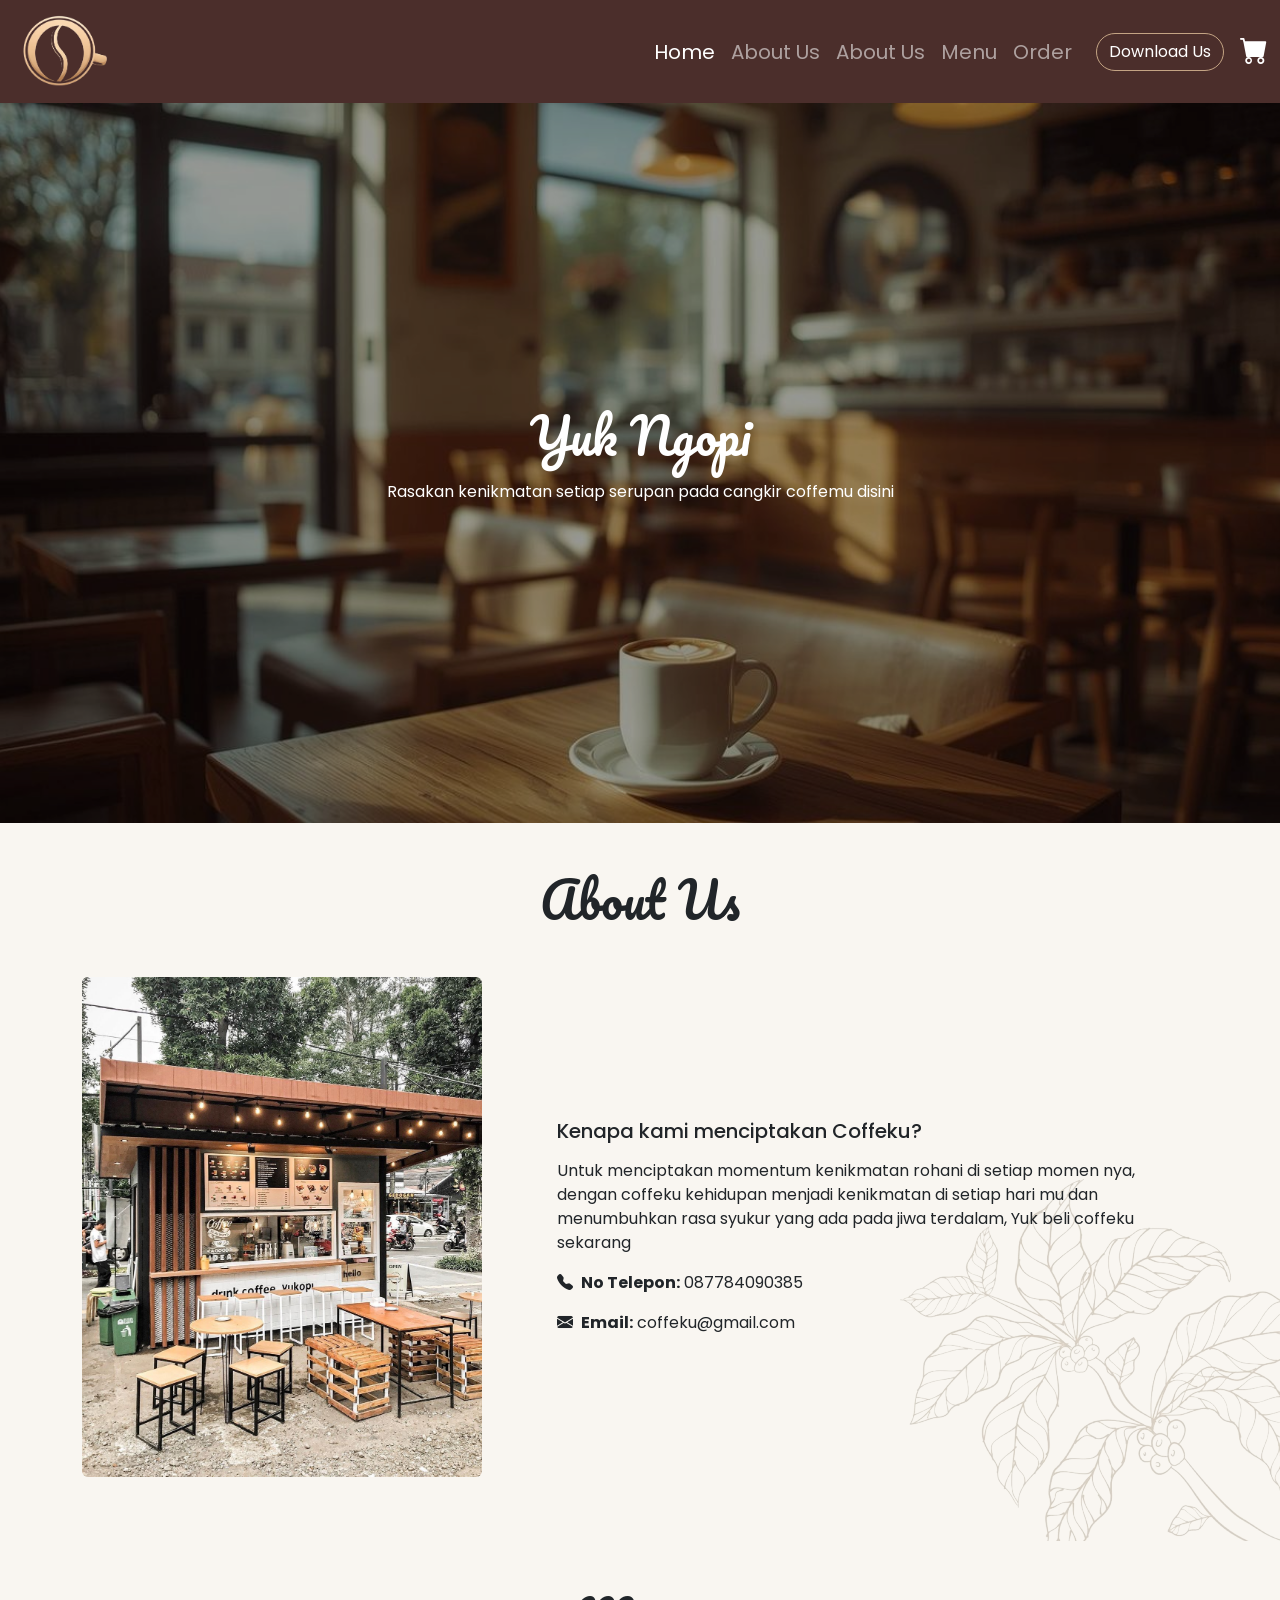
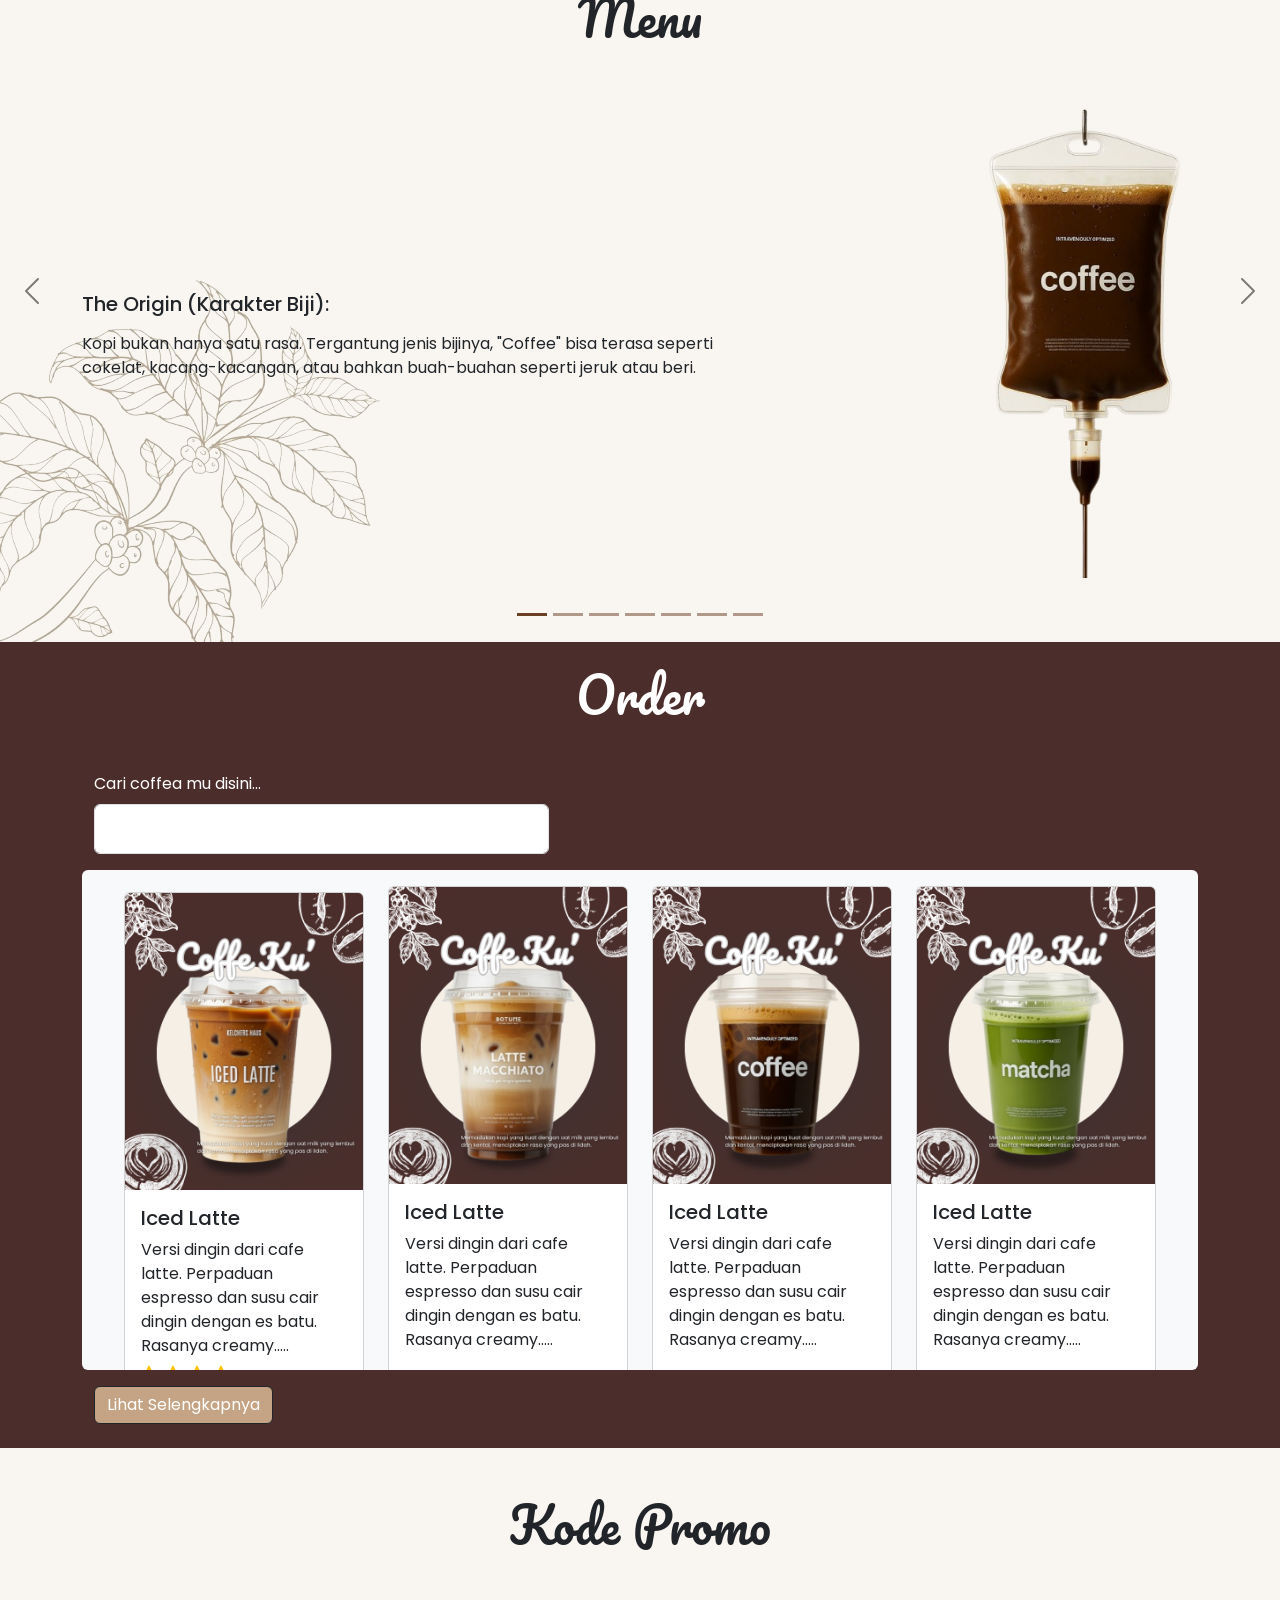
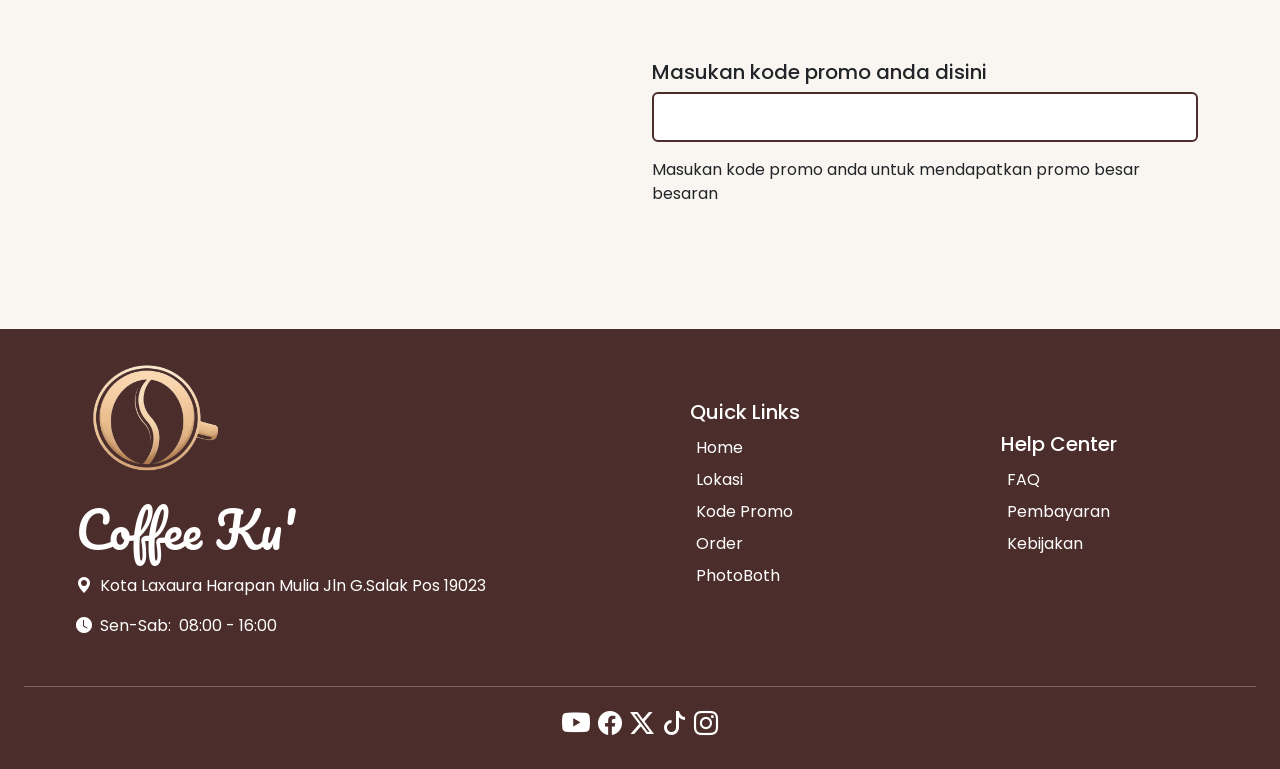
<file: index.html>
<!doctype html>
<html lang="en">

<head>
  <meta charset="utf-8">
  <meta name="viewport" content="width=device-width, initial-scale=1">
  <title>Bootstrap demo</title>
  <!-- Link Boostrap -->
  <link href="https://cdn.jsdelivr.net/npm/bootstrap@5.3.8/dist/css/bootstrap.min.css" rel="stylesheet"
    integrity="sha384-sRIl4kxILFvY47J16cr9ZwB07vP4J8+LH7qKQnuqkuIAvNWLzeN8tE5YBujZqJLB" crossorigin="anonymous">
  <!-- Link Css -->
  <link rel="stylesheet" href="style.css">
  <!-- Link icon Boostrap -->
  <link rel="stylesheet" href="https://cdn.jsdelivr.net/npm/bootstrap-icons@1.13.1/font/bootstrap-icons.min.css">
</head>

<body>
  <!-- Navbar -->
  <nav class="navbar  navbar-dark navbar-expand-lg bg-body-tertiary">
    <div class="container-fluid d-flex align-items-center">
      <div class="brand">
        <img src="assets/logo-nav-removebg-preview.png" class="img-fluid " alt="">
      </div>
      <div class="d-flex gap-3">
        <button class="navbar-toggler" type="button" data-bs-toggle="collapse" data-bs-target="#navbarSupportedContent"
          aria-controls="navbarSupportedContent" aria-expanded="false" aria-label="Toggle navigation">
          <span class="navbar-toggler-icon"></span>
        </button>
        <i class="bi bi-cart-fill text-white fs-3 d-lg-none d-block cart" id="cart"></i>
      </div>
      <div class="collapse navbar-collapse fs-5 " id="navbarSupportedContent">
        <ul class="navbar-nav ms-auto mb-2 mb-lg-0 align-items">
          <li class="nav-item">
            <a class="nav-link active" aria-current="page" href="#">Home</a>
          </li>
          <li class="nav-item">
            <a class="nav-link" href="#">About Us</a>
          </li>
          <li class="nav-item">
            <a class="nav-link" href="#">About Us</a>
          </li>
          <li class="nav-item">
            <a class="nav-link" href="#">Menu</a>
          </li>
          <li class="nav-item">
            <a class="nav-link" href="#"> Order</a>
          </li>
        </ul>
        <button class="btn btn-outline-success rounded-5 border-main text-white mx-md-3 m-0" type="submit">Download
          Us</button>
      </div>
      <i class="bi bi-cart-fill text-white fs-3 d-none d-lg-block cart"></i>
    </div>
  </nav>
  <!-- SideBar -->
  <section class="h-lg-100 h-auto" id="sidebar">
    <div class="container-fluid shadow py-3 bg-white rounded h-100">
      <i class="bi bi-x fs-1" id="close"></i>
      <h1 class="mb-3 text-center">check-out</h1>

      <div class="mb-3" style="height: 320px; overflow-x:auto;">
        <ul class="list-group list-group-flush  p-0">
          <li class="list-group-item">
            <i class="bi bi-x-circle "></i>
            <div class="d-flex gap-3 " id="checkProuk">
              <img src="assets/order-1.jpg" class="img-fluid rounded" alt="">
              <div class="d-flex flex-column flex-grow-1">

                <h6 class="fw-bold">Iced Latte</h6>
                <div class="d-flex justify-content-between">
                  <div class="d-flex gap-2 align-items-center" id="count">
                    <button class="btn fw-bold">-</button>
                    <span>1</span>
                    <button class="btn fw-bold">+</button>
                  </div>
                  <span>Rp 12.000</span>
                </div>

              </div>
            </div>

          </li>
          <li class="list-group-item">
            <i class="bi bi-x-circle "></i>
            <div class="d-flex gap-3 " id="checkProuk">
              <img src="assets/order-1.jpg" class="img-fluid rounded" alt="">
              <div class="d-flex flex-column flex-grow-1">

                <h6 class="fw-bold">Iced Latte</h6>
                <div class="d-flex justify-content-between">
                  <div class="d-flex gap-2 align-items-center" id="count">
                    <button class="btn fw-bold">-</button>
                    <span>1</span>
                    <button class="btn fw-bold">+</button>
                  </div>
                  <span>Rp 12.000</span>
                </div>

              </div>
            </div>
          </li>
          <li class="list-group-item">
            <i class="bi bi-x-circle "></i>
            <div class="d-flex gap-3 " id="checkProuk">
              <img src="assets/order-1.jpg" class="img-fluid rounded" alt="">
              <div class="d-flex flex-column flex-grow-1">

                <h6 class="fw-bold">Iced Latte</h6>
                <div class="d-flex justify-content-between">
                  <div class="d-flex gap-2 align-items-center" id="count">
                    <button class="btn fw-bold">-</button>
                    <span>1</span>
                    <button class="btn fw-bold">+</button>
                  </div>
                  <span>Rp 12.000</span>
                </div>

              </div>
            </div>
          </li>
          <li class="list-group-item">
            <i class="bi bi-x-circle "></i>
            <div class="d-flex gap-3 " id="checkProuk">
              <img src="assets/order-1.jpg" class="img-fluid rounded" alt="">
              <div class="d-flex flex-column flex-grow-1">

                <h6 class="fw-bold">Iced Latte</h6>
                <div class="d-flex justify-content-between">
                  <div class="d-flex gap-2 align-items-center" id="count">
                    <button class="btn fw-bold">-</button>
                    <span>1</span>
                    <button class="btn fw-bold">+</button>
                  </div>
                  <span>Rp 12.000</span>
                </div>

              </div>
            </div>
          </li>
          <li class="list-group-item">
            <i class="bi bi-x-circle "></i>
            <div class="d-flex gap-3 " id="checkProuk">
              <img src="assets/order-1.jpg" class="img-fluid rounded" alt="">
              <div class="d-flex flex-column flex-grow-1">

                <h6 class="fw-bold">Iced Latte</h6>
                <div class="d-flex justify-content-between">
                  <div class="d-flex gap-2 align-items-center" id="count">
                    <button class="btn fw-bold">-</button>
                    <span>1</span>
                    <button class="btn fw-bold">+</button>
                  </div>
                  <span>Rp 12.000</span>
                </div>

              </div>
            </div>
          </li>
        </ul>
      </div>
      <div class="d-flex justify-content-between fw-bold">
        <p>Total</p>
        <span>Rp 120.000</span>
      </div>
      <button class="btn bg-secondary text-white fw-bold w-100">Buy</button>
    </div>
  </section>

  <!-- Hero -->
  <section id="hero">
    <div class="container h-100 center text-white text-center">
      <h1 class="display-3 mb-3">Yuk Ngopi</h1>
      <p class="px-3">Rasakan kenikmatan setiap serupan pada cangkir coffemu disini</p>
    </div>
  </section>

  <!-- About Us -->
  <section id="about-us">
    <div class="container py-5">
      <h1 class="text-center mb-5">About Us</h1>
      <div class="row align-items-center ">
        <div class="col-md-5 ">
          <img src="assets/about-us1.jpg" class="img-fluid mb-3 rounded" alt="">
        </div>
        <div class="col-md-7 ">
          <div class="text-content">
            <h5 class="fs-5 mb-3">Kenapa kami menciptakan Coffeku?</h5>
            <p class="mb-3">Untuk menciptakan momentum kenikmatan rohani di setiap
              momen nya, dengan coffeku kehidupan menjadi kenikmatan
              di setiap hari mu dan menumbuhkan rasa syukur yang ada
              pada jiwa terdalam, Yuk beli coffeku sekarang</p>
            <div class="d-flex gap-2" id="contact-us">
              <i class="bi bi-telephone-fill"></i>
              <p><strong>No Telepon:</strong> <span>087784090385</span></p>
            </div>
            <div class="d-flex gap-2" id="contact-us">
              <i class="bi bi-envelope-fill"></i>
              <p><strong>Email:</strong> <span>coffeku@gmail.com</span></p>
            </div>
          </div>
        </div>


      </div>
    </div>
  </section>

  <!-- Menu -->
  <section id="menu">
    <div id="carouselExampleIndicators" class="carousel slide" data-bs-ride="carousel" data-bs-interval="2000">
      <div class="carousel-indicators">
        <button type="button" aria-label="Slide 1" data-bs-target="#carouselExampleIndicators" data-bs-slide-to="0"
          class="active"></button>
        <button type="button" aria-label="Slide 2" data-bs-target="#carouselExampleIndicators"
          data-bs-slide-to="1"></button>
        <button type="button" aria-label="Slide 3" data-bs-target="#carouselExampleIndicators"
          data-bs-slide-to="2"></button>
        <button type="button" aria-label="Slide 4" data-bs-target="#carouselExampleIndicators"
          data-bs-slide-to="3"></button>
        <button type="button" aria-label="Slide 5" data-bs-target="#carouselExampleIndicators"
          data-bs-slide-to="4"></button>
        <button type="button" aria-label="Slide 6" data-bs-target="#carouselExampleIndicators"
          data-bs-slide-to="5"></button>
        <button type="button" aria-label="Slide 7" data-bs-target="#carouselExampleIndicators"
          data-bs-slide-to="6"></button>
      </div>

      <div class="container py-5">
        <h1 class="mb-5 text-center">Menu</h1>
        <div class="carousel-inner">

          <div class="carousel-item active">
            <div class="row align-items-center justify-content-md-between justify-content-center">
              <div class="col-md-7">
                <h5 class="fs-5 mb-3">The Origin (Karakter Biji):</h5>
                <p>Kopi bukan hanya satu rasa. Tergantung jenis bijinya, "Coffee" bisa terasa seperti cokelat,
                  kacang-kacangan, atau bahkan buah-buahan seperti jeruk atau beri.</p>
              </div>
              <div class="col-md-5 d-flex justify-content-center wrapper-img">
                <img src="assets/about-us-removebg-preview.png" class="img-fluid mb-3 " alt="">
              </div>
            </div>
          </div>

          <div class="carousel-item">
            <div class="row align-items-center justify-content-md-between justify-content-center">
              <div class="col-md-7">
                <h5 class="fs-5 mb-3">The Origin (Karakter Biji):</h5>
                <p>Kopi bukan hanya satu rasa. Tergantung jenis bijinya, "Coffee" bisa terasa seperti cokelat,
                  kacang-kacangan, atau bahkan buah-buahan seperti jeruk atau beri.</p>
              </div>
              <div class="col-md-5 d-flex justify-content-center wrapper-img">
                <img src="assets/menu2-removebg-preview.png" class="img-fluid mb-3" alt="">
              </div>
            </div>
          </div>

          <div class="carousel-item">
            <div class="row align-items-center justify-content-md-between justify-content-center">
              <div class="col-md-7">
                <h5 class="fs-5 mb-3">The Origin (Karakter Biji):</h5>
                <p>Kopi bukan hanya satu rasa. Tergantung jenis bijinya, "Coffee" bisa terasa seperti cokelat,
                  kacang-kacangan, atau bahkan buah-buahan seperti jeruk atau beri.</p>
              </div>
              <div class="col-md-5 d-flex justify-content-center wrapper-img">
                <img src="assets/menu3-removebg-preview.png" class="img-fluid mb-3" alt="">
              </div>
            </div>
          </div>

          <div class="carousel-item">
            <div class="row align-items-center justify-content-md-between justify-content-center">
              <div class="col-md-7">
                <h5 class="fs-5 mb-3">The Origin (Karakter Biji):</h5>
                <p>Kopi bukan hanya satu rasa. Tergantung jenis bijinya, "Coffee" bisa terasa seperti cokelat,
                  kacang-kacangan, atau bahkan buah-buahan seperti jeruk atau beri.</p>
              </div>
              <div class="col-md-5 d-flex justify-content-center wrapper-img">
                <img src="assets/menu4-removebg-preview.png" class="img-fluid mb-3" alt="">
              </div>
            </div>
          </div>

          <div class="carousel-item">
            <div class="row align-items-center justify-content-md-between justify-content-center">
              <div class="col-md-7">
                <h5 class="fs-5 mb-3">The Origin (Karakter Biji):</h5>
                <p>Kopi bukan hanya satu rasa. Tergantung jenis bijinya, "Coffee" bisa terasa seperti cokelat,
                  kacang-kacangan, atau bahkan buah-buahan seperti jeruk atau beri.</p>
              </div>
              <div class="col-md-5 d-flex justify-content-center wrapper-img">
                <img src="assets/menu5-removebg-preview.png" class="img-fluid mb-3" alt="">
              </div>
            </div>
          </div>

          <div class="carousel-item">
            <div class="row align-items-center justify-content-md-between justify-content-center">
              <div class="col-md-7">
                <h5 class="fs-5 mb-3">The Origin (Karakter Biji):</h5>
                <p>Kopi bukan hanya satu rasa. Tergantung jenis bijinya, "Coffee" bisa terasa seperti cokelat,
                  kacang-kacangan, atau bahkan buah-buahan seperti jeruk atau beri.</p>
              </div>
              <div class="col-md-5 d-flex justify-content-center wrapper-img">
                <img src="assets/menu6-removebg-preview.png" class="img-fluid mb-3" alt="">
              </div>
            </div>
          </div>

          <div class="carousel-item">
            <div class="row align-items-center justify-content-md-between justify-content-center">
              <div class="col-md-7">
                <h5 class="fs-5 mb-3">The Origin (Karakter Biji):</h5>
                <p>Kopi bukan hanya satu rasa. Tergantung jenis bijinya, "Coffee" bisa terasa seperti cokelat,
                  kacang-kacangan, atau bahkan buah-buahan seperti jeruk atau beri.</p>
              </div>
              <div class="col-md-5 d-flex justify-content-center wrapper-img">
                <img src="assets/menu7-removebg-preview.png" class="img-fluid mb-3" alt="">
              </div>
            </div>
          </div>

        </div>
      </div>
      <button class="carousel-control-prev" type="button" data-bs-target="#carouselExampleIndicators"
        data-bs-slide="prev">
        <span class="carousel-control-prev-icon" aria-hidden="true"></span>
        <span class="visually-hidden">Previous</span>
      </button>
      <button class="carousel-control-next" type="button" data-bs-target="#carouselExampleIndicators"
        data-bs-slide="next">
        <span class="carousel-control-next-icon" aria-hidden="true"></span>
        <span class="visually-hidden">Next</span>
      </button>
    </div>

  </section>

  <!-- Order -->
  <section id="order" class="bg-main text-white">
    <div class="container p-4">
      <h1 class="text-center mb-5">Order</h1>
      <div class="mb-3 col-md-5">
        <label class="form-label" for="produk">Cari coffea mu disini...</label>
        <input type="text" id="produk" class="form-control">
      </div>
      <div class="wrapper-card row justify-content-center rounded align-items-center bg-light p-3 mb-3">

        <div class="col-md-auto d-flex justify-content-center">
          <div class="card mb-3" style="width: 15rem;">
            <img src="assets/1.png" class="card-img-top" alt="...">
            <div class="card-body">
              <h5 class="card-title">Iced Latte</h5>
              <p class="card-text mb-1">Versi dingin dari cafe latte. Perpaduan espresso dan susu cair dingin dengan es
                batu.
                Rasanya creamy.....</p>
              <div class="rating d-flex gap-2 mb-3">
                <i class="bi bi-star-fill text-warning"></i>
                <i class="bi bi-star-fill text-warning"></i>
                <i class="bi bi-star-fill text-warning"></i>
                <i class="bi bi-star-fill text-warning"></i>
              </div>
              <div class="row justify-content-center gap-1 g-0 ">
                <div class="col-8">
                  <a href="#" class="btn btn-primary fs-5">Buy</a>
                </div>
                <div class="col-3">
                  <a href="#" class="btn btn-primary fs-5"><i class="bi bi-cart-plus-fill"></i></a>
                </div>
              </div>
            </div>
          </div>
        </div>

        <div class="col-md-auto">
          <div class="card mb-3" style="width: 15rem;">
            <img src="assets/2.png" class="card-img-top" alt="...">
            <div class="card-body">
              <h5 class="card-title">Iced Latte</h5>
              <p class="card-text">Versi dingin dari cafe latte. Perpaduan espresso dan susu cair dingin dengan es batu.
                Rasanya creamy.....</p>
              <div class="rating d-flex gap-2 mb-3">
                <i class="bi bi-star-fill text-warning"></i>
                <i class="bi bi-star-fill text-warning"></i>
                <i class="bi bi-star-fill text-warning"></i>
                <i class="bi bi-star-fill text-warning"></i>
              </div>
              <div class="row justify-content-center gap-1 g-0 ">
                <div class="col-8">
                  <a href="#" class="btn btn-primary fs-5">Buy</a>
                </div>
                <div class="col-3">
                  <a href="#" class="btn btn-primary fs-5"><i class="bi bi-cart-plus-fill"></i></a>
                </div>
              </div>
            </div>
          </div>
        </div>

        <div class="col-md-auto">
          <div class="card mb-3" style="width: 15rem;">
            <img src="assets/3.png" class="card-img-top" alt="...">
            <div class="card-body">
              <h5 class="card-title">Iced Latte</h5>
              <p class="card-text">Versi dingin dari cafe latte. Perpaduan espresso dan susu cair dingin dengan es batu.
                Rasanya creamy.....</p>
              <div class="rating d-flex gap-2 mb-3">
                <i class="bi bi-star-fill text-warning"></i>
                <i class="bi bi-star-fill text-warning"></i>
                <i class="bi bi-star-fill text-warning"></i>
                <i class="bi bi-star-fill text-warning"></i>
              </div>
              <div class="row justify-content-center gap-1 g-0 ">
                <div class="col-8">
                  <a href="#" class="btn btn-primary fs-5">Buy</a>
                </div>
                <div class="col-3">
                  <a href="#" class="btn btn-primary fs-5"><i class="bi bi-cart-plus-fill"></i></a>
                </div>
              </div>
            </div>
          </div>
        </div>

        <div class="col-md-auto">
          <div class="card mb-3" style="width: 15rem;">
            <img src="assets/4.png" class="card-img-top" alt="...">
            <div class="card-body">
              <h5 class="card-title">Iced Latte</h5>
              <p class="card-text">Versi dingin dari cafe latte. Perpaduan espresso dan susu cair dingin dengan es batu.
                Rasanya creamy.....</p>
              <div class="rating d-flex gap-2 mb-3">
                <i class="bi bi-star-fill text-warning"></i>
                <i class="bi bi-star-fill text-warning"></i>
                <i class="bi bi-star-fill text-warning"></i>
                <i class="bi bi-star-fill text-warning"></i>
              </div>
              <div class="row justify-content-center gap-1 g-0 ">
                <div class="col-8">
                  <a href="#" class="btn btn-primary fs-5">Buy</a>
                </div>
                <div class="col-3">
                  <a href="#" class="btn btn-primary fs-5"><i class="bi bi-cart-plus-fill"></i></a>
                </div>
              </div>
            </div>
          </div>
        </div>
        <div class="col-md-auto">
          <div class="card mb-3" style="width: 15rem;">
            <img src="assets/5.png" class="card-img-top" alt="...">
            <div class="card-body">
              <h5 class="card-title">Iced Latte</h5>
              <p class="card-text">Versi dingin dari cafe latte. Perpaduan espresso dan susu cair dingin dengan es batu.
                Rasanya creamy.....</p>
              <div class="rating d-flex gap-2 mb-3">
                <i class="bi bi-star-fill text-warning"></i>
                <i class="bi bi-star-fill text-warning"></i>
                <i class="bi bi-star-fill text-warning"></i>
                <i class="bi bi-star-fill text-warning"></i>
              </div>
              <div class="row justify-content-center gap-1 g-0 ">
                <div class="col-8">
                  <a href="#" class="btn btn-primary fs-5">Buy</a>
                </div>
                <div class="col-3">
                  <a href="#" class="btn btn-primary fs-5"><i class="bi bi-cart-plus-fill"></i></a>
                </div>
              </div>
            </div>
          </div>
        </div>

        <div class="col-md-auto">
          <div class="card mb-3" style="width: 15rem;">
            <img src="assets/6.png" class="card-img-top" alt="...">
            <div class="card-body">
              <h5 class="card-title">Iced Latte</h5>
              <p class="card-text">Versi dingin dari cafe latte. Perpaduan espresso dan susu cair dingin dengan es batu.
                Rasanya creamy.....</p>
              <div class="rating d-flex gap-2 mb-3">
                <i class="bi bi-star-fill text-warning"></i>
                <i class="bi bi-star-fill text-warning"></i>
                <i class="bi bi-star-fill text-warning"></i>
                <i class="bi bi-star-fill text-warning"></i>
              </div>
              <div class="row justify-content-center gap-1 g-0 ">
                <div class="col-8">
                  <a href="#" class="btn btn-primary fs-5">Buy</a>
                </div>
                <div class="col-3">
                  <a href="#" class="btn btn-primary fs-5"><i class="bi bi-cart-plus-fill"></i></a>
                </div>
              </div>
            </div>
          </div>
        </div>

        <div class="col-md-auto">
          <div class="card mb-3" style="width: 15rem;">
            <img src="assets/1.png" class="card-img-top" alt="...">
            <div class="card-body">
              <h5 class="card-title">Iced Latte</h5>
              <p class="card-text">Versi dingin dari cafe latte. Perpaduan espresso dan susu cair dingin dengan es batu.
                Rasanya creamy.....</p>
              <div class="rating d-flex gap-2 mb-3">
                <i class="bi bi-star-fill text-warning"></i>
                <i class="bi bi-star-fill text-warning"></i>
                <i class="bi bi-star-fill text-warning"></i>
                <i class="bi bi-star-fill text-warning"></i>
              </div>
              <div class="row justify-content-center gap-1 g-0 ">
                <div class="col-8">
                  <a href="#" class="btn btn-primary fs-5">Buy</a>
                </div>
                <div class="col-3">
                  <a href="#" class="btn btn-primary fs-5"><i class="bi bi-cart-plus-fill"></i></a>
                </div>
              </div>
            </div>
          </div>
        </div>

        <div class="col-md-auto">
          <div class="card mb-3" style="width: 15rem;">
            <img src="assets/2.png" class="card-img-top" alt="...">
            <div class="card-body">
              <h5 class="card-title">Iced Latte</h5>
              <p class="card-text">Versi dingin dari cafe latte. Perpaduan espresso dan susu cair dingin dengan es batu.
                Rasanya creamy.....</p>
              <div class="rating d-flex gap-2 mb-3">
                <i class="bi bi-star-fill text-warning"></i>
                <i class="bi bi-star-fill text-warning"></i>
                <i class="bi bi-star-fill text-warning"></i>
                <i class="bi bi-star-fill text-warning"></i>
              </div>
              <div class="row justify-content-center gap-1 g-0 ">
                <div class="col-8">
                  <a href="#" class="btn btn-primary fs-5">Buy</a>
                </div>
                <div class="col-3">
                  <a href="#" class="btn btn-primary fs-5"><i class="bi bi-cart-plus-fill"></i></a>
                </div>
              </div>
            </div>
          </div>
        </div>


      </div>
      <button class="btn btn-dark">Lihat Selengkapnya</button>
    </div>
  </section>

  <!-- Promo -->
  <section id="promo">
    <div class="container py-5">
      <h1 class="mb-5 text-center">Kode Promo</h1>
      <div class="row align-items-center">
        <div class="col-md-6">

          <video autoplay muted loop disablePictureInPicture class="ratio ratio-1x1 ">
            <source src="assets/vid-promo2.mp4" type="video/mp4">
          </video>

        </div>
        <div class="col-md-6">
          <div class="mb-3">
            <label class="form-label h5" for="kode-promo">Masukan kode promo anda disini</label>
            <input type="text" class="form-control mb-3" id="kode-promo">
            <p class="">Masukan kode promo anda untuk mendapatkan promo besar besaran</p>
          </div>
        </div>
      </div>
    </div>
  </section>

  <!-- Footer -->
  <section class=" bg-main text-white" id="footer">
    <div class="container-fluid p-4">
      <div class="row align-items-center justify-content-center">
        <div class="col-md-5 mb-3">
          <img src="assets/logo-nav-removebg-preview.png" class="logo mb-3" alt="">
          <h1 class="mb-3">Coffee Ku'</h1>
          <div class="text-location">
            <div class="d-flex gap-2" id="contact-us">

              <i class="bi bi-geo-alt-fill"></i>
              <p>Kota Laxaura Harapan Mulia Jln G.Salak Pos 19023</p>
            </div>

            <div class="d-flex gap-2" id="contact-us">
              <i class="bi bi-clock-fill"></i>
              <p>Sen-Sab: </p>
              <span> 08:00 - 16:00</span>
            </div>

          </div>
        </div>
        <div class="col-md-3 d-flex flex-column align-items-md-center align-items-start mb-3">
          <h5>Quick Links</h5>
          <ul class="list-unstyled lh-lg">
            <li>Home</li>
            <li>Lokasi</li>
            <li>Kode Promo</li>
            <li>Order</li>
            <li>PhotoBoth</li>
          </ul>
        </div>
        <div class="col-md-3 d-flex flex-column justify-content-md-center align-items-md-center align-items-start mb-3">
          <h5>Help Center</h5>
          <ul class="list-unstyled lh-lg">
            <li>FAQ</li>
            <li>Pembayaran</li>
            <li>Kebijakan</li>
          </ul>
        </div>
      </div>
      <hr>
      <div class="d-flex gap-2 justify-content-center align-items-center sosial-media fs-4">
        <i class="bi bi-youtube fs-3"></i>
        <i class="bi bi-facebook"></i>
        <i class="bi bi-twitter-x"></i>
        <i class="bi bi-tiktok"></i>
        <i class="bi bi-instagram"></i>

      </div>
    </div>
  </section>

  <!-- Script Boostrap -->
  <script src="https://cdn.jsdelivr.net/npm/bootstrap@5.3.8/dist/js/bootstrap.bundle.min.js"
    integrity="sha384-FKyoEForCGlyvwx9Hj09JcYn3nv7wiPVlz7YYwJrWVcXK/BmnVDxM+D2scQbITxI"
    crossorigin="anonymous"></script>
  <script src="script.js"></script>
</body>

</html>
</file>
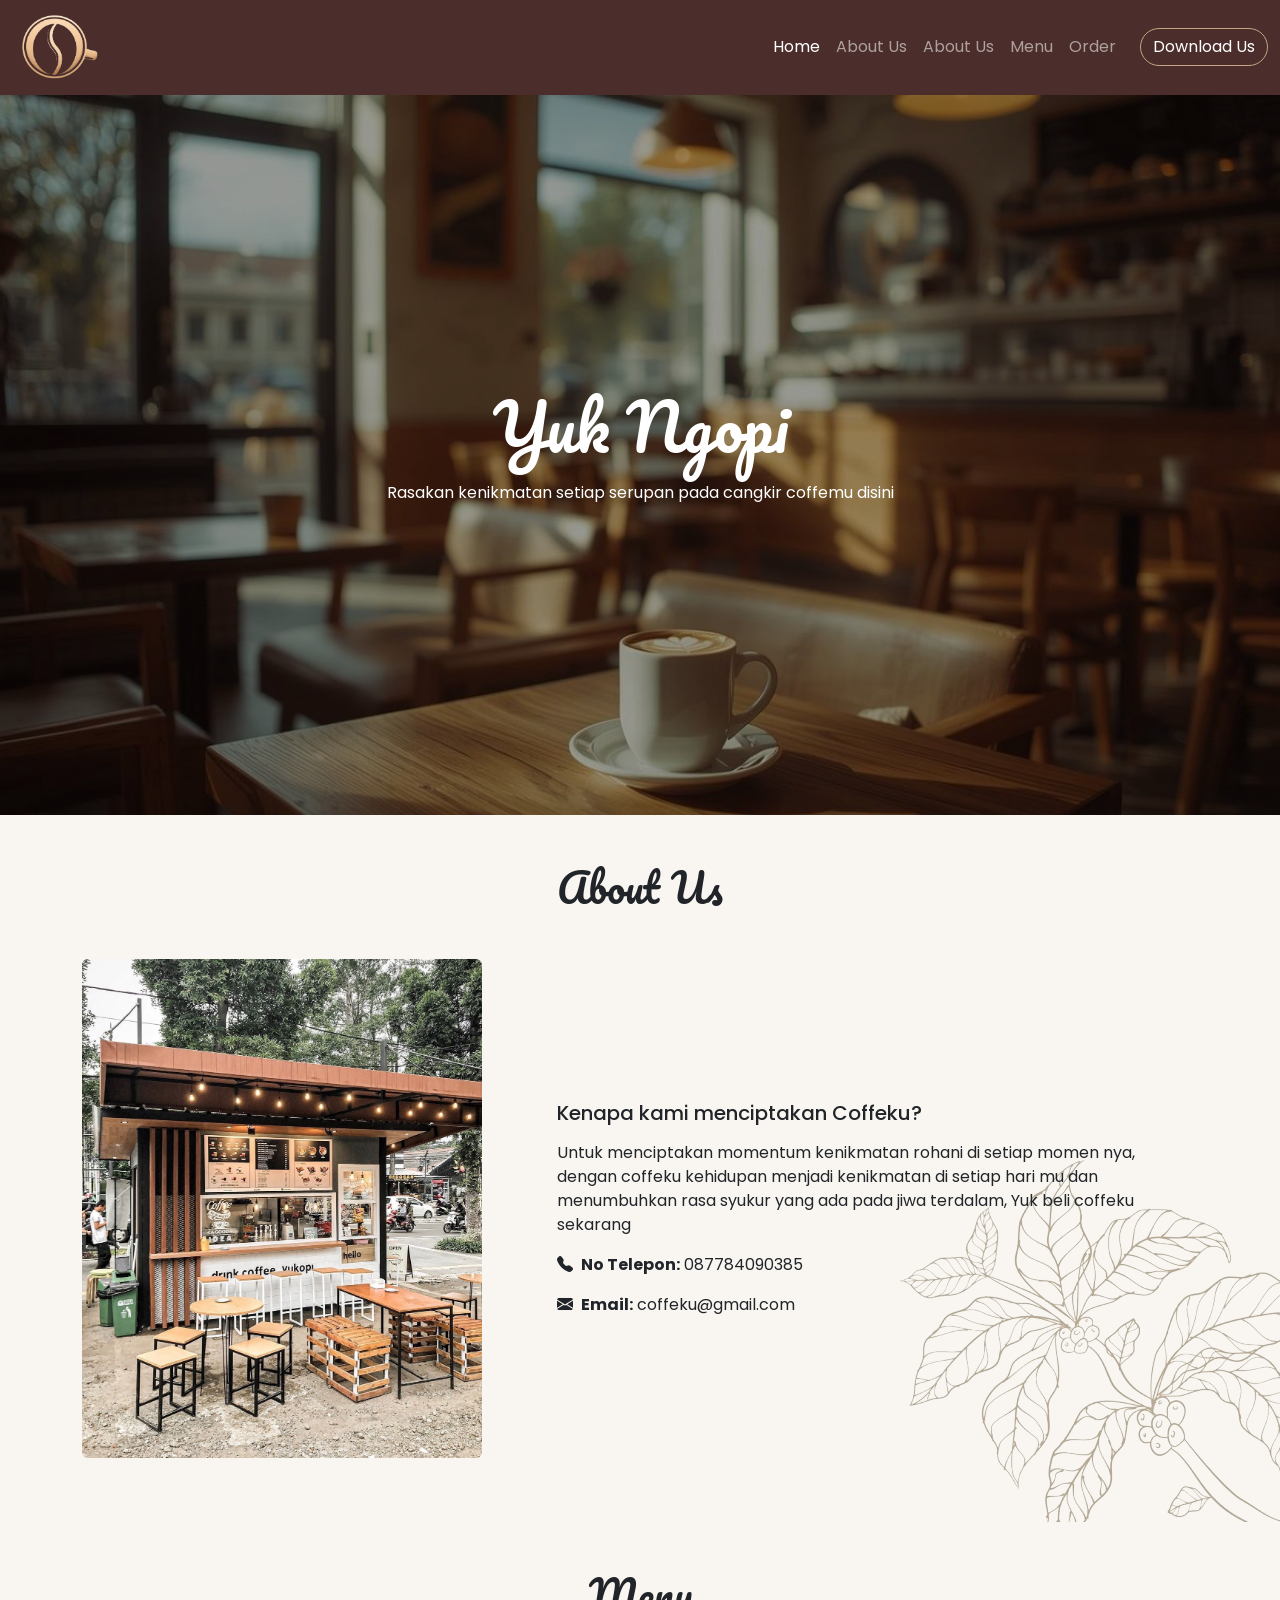
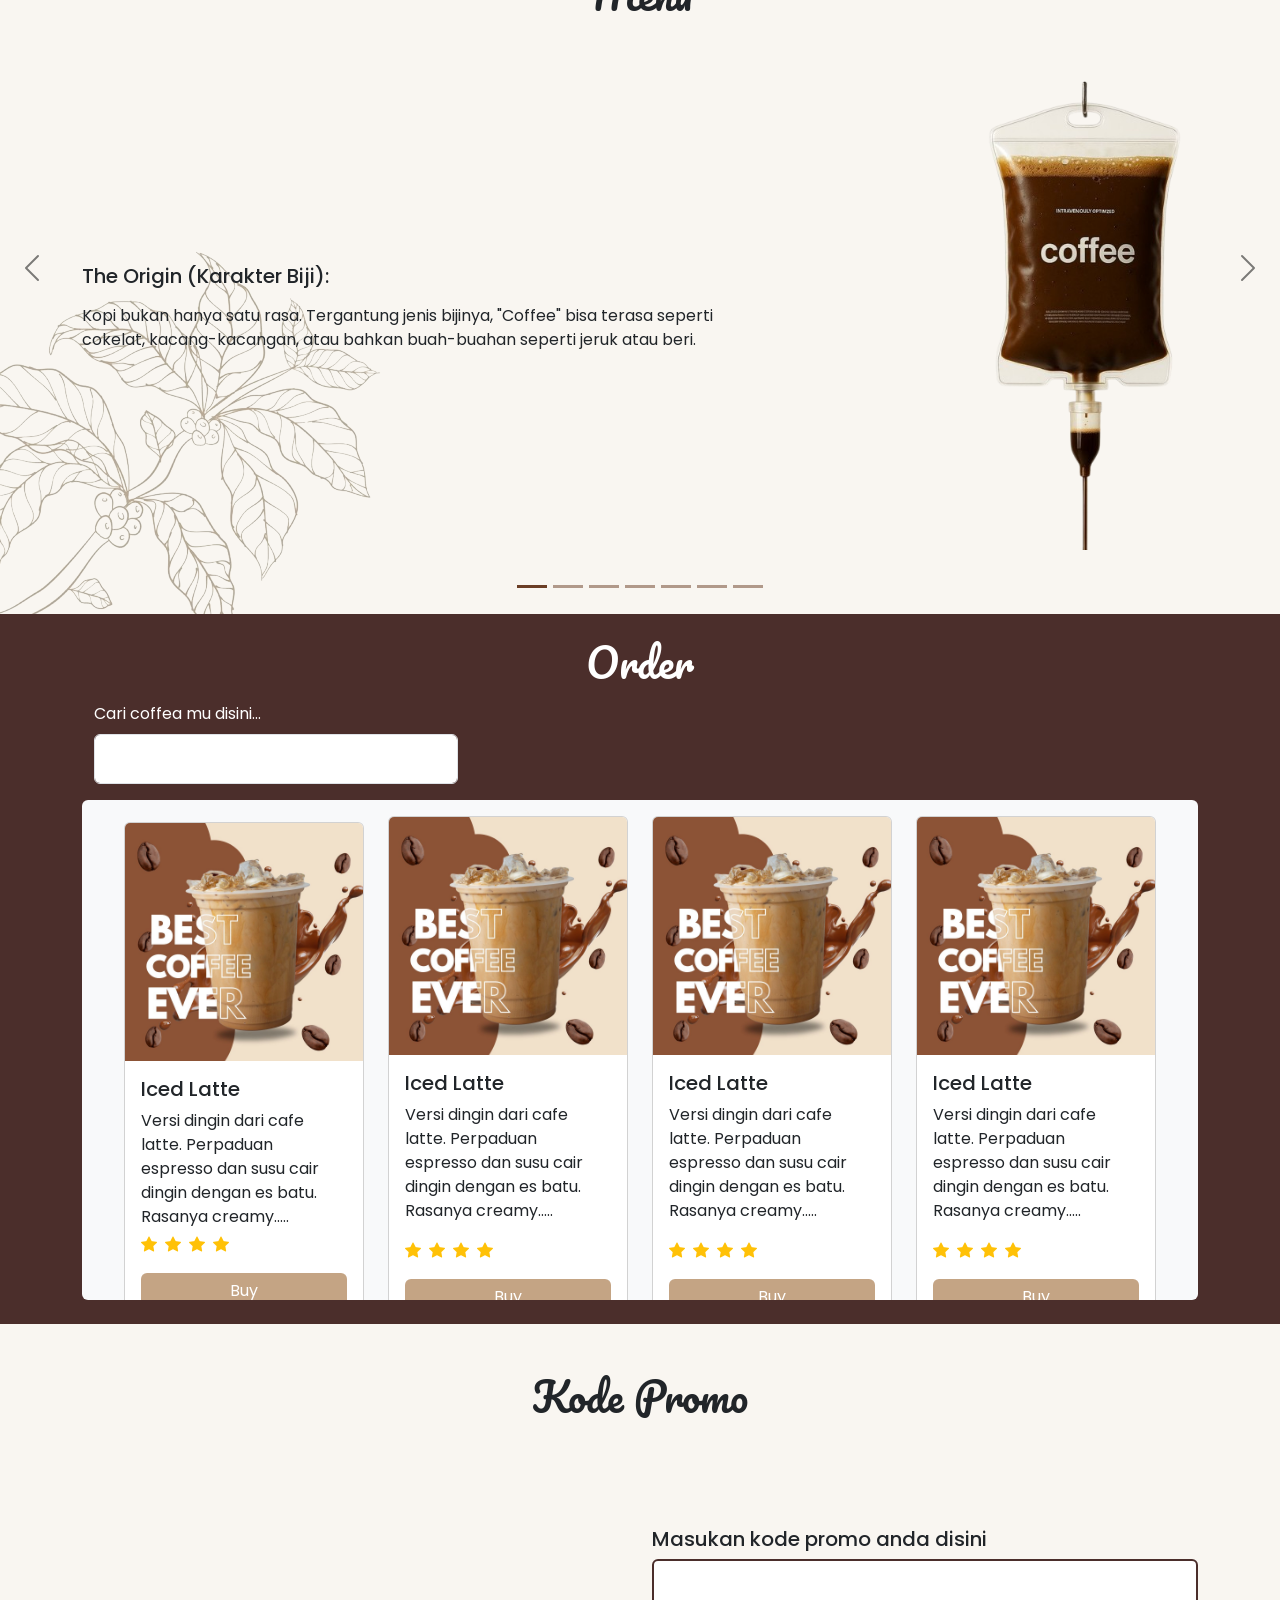
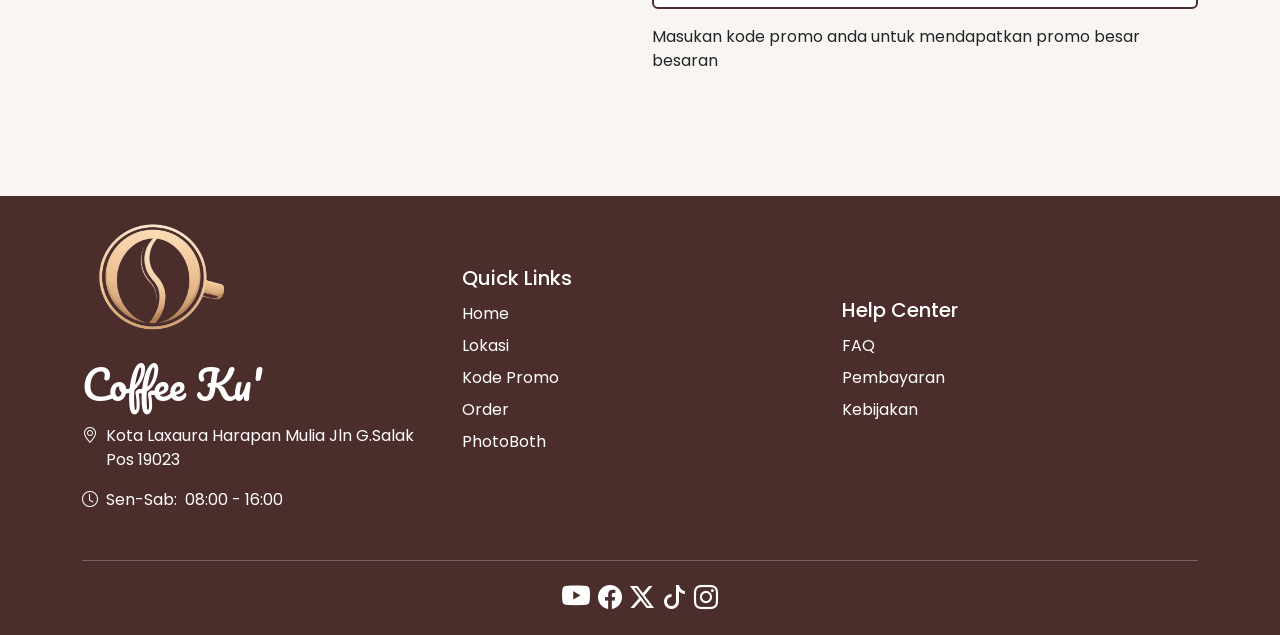
<file: home.html>
<!doctype html>
<html lang="en">

<head>
  <meta charset="utf-8">
  <meta name="viewport" content="width=device-width, initial-scale=1">
  <title>Bootstrap demo</title>
  <!-- Link Boostrap -->
  <link href="https://cdn.jsdelivr.net/npm/bootstrap@5.3.8/dist/css/bootstrap.min.css" rel="stylesheet"
    integrity="sha384-sRIl4kxILFvY47J16cr9ZwB07vP4J8+LH7qKQnuqkuIAvNWLzeN8tE5YBujZqJLB" crossorigin="anonymous">
  <!-- Link Css -->
  <link rel="stylesheet" href="home.css">
  <!-- Link icon Boostrap -->
  <link rel="stylesheet" href="https://cdn.jsdelivr.net/npm/bootstrap-icons@1.13.1/font/bootstrap-icons.min.css">
</head>

<body>
  <!-- Navbar -->
  <nav class="navbar navbar-dark navbar-expand-lg bg-body-tertiary">
    <div class="container-fluid">
      <img src="assets/logo-nav-removebg-preview.png" class="img-fluid logo" alt="">
      <button class="navbar-toggler" type="button" data-bs-toggle="collapse" data-bs-target="#navbarSupportedContent"
        aria-controls="navbarSupportedContent" aria-expanded="false" aria-label="Toggle navigation">
        <span class="navbar-toggler-icon"></span>
      </button>
      <div class="collapse navbar-collapse" id="navbarSupportedContent">
        <ul class="navbar-nav ms-auto mb-2 mb-lg-0">
          <li class="nav-item">
            <a class="nav-link active" aria-current="page" href="#">Home</a>
          </li>
          <li class="nav-item">
            <a class="nav-link" href="#">About Us</a>
          </li>
          <li class="nav-item">
            <a class="nav-link" href="#">About Us</a>
          </li>
          <li class="nav-item">
            <a class="nav-link" href="#">Menu</a>
          </li>
          <li class="nav-item">
            <a class="nav-link" href="#"> Order</a>
          </li>
        </ul>
        <button class="btn btn-outline-success rounded-5 border-main text-white ms-3" type="submit">Download Us</button>
      </div>
    </div>
  </nav>

  <!-- Hero -->
  <section id="hero">
    <div class="container h-100 center text-white text-center">
      <h1 class="display-3 mb-3">Yuk Ngopi</h1>
      <p class="px-3">Rasakan kenikmatan setiap serupan pada cangkir coffemu disini</p>
    </div>
  </section>

  <!-- About Us -->
  <section id="about-us">
    <div class="container py-5">
      <h1 class="text-center mb-5">About Us</h1>
      <div class="row align-items-center ">
        <div class="col-md-5 ">
          <img src="assets/about-us1.jpg" class="img-fluid mb-3 rounded" alt="">
        </div>
        <div class="col-md-7">
          <div class="text-content">
            <h5 class="fs-5 mb-3">Kenapa kami menciptakan Coffeku?</h5>
            <p class="mb-3">Untuk menciptakan momentum kenikmatan rohani di setiap
              momen nya, dengan coffeku kehidupan menjadi kenikmatan
              di setiap hari mu dan menumbuhkan rasa syukur yang ada
              pada jiwa terdalam, Yuk beli coffeku sekarang</p>
            <div class="d-flex gap-2" id="contact-us">
              <i class="bi bi-telephone-fill"></i>
              <p><strong>No Telepon:</strong> <span>087784090385</span></p>
            </div>
            <div class="d-flex gap-2" id="contact-us">
              <i class="bi bi-envelope-fill"></i>
              <p><strong>Email:</strong> <span>coffeku@gmail.com</span></p>
            </div>
          </div>
        </div>


      </div>
    </div>
  </section>

  <!-- Menu -->
  <section id="menu">
    <div id="carouselExampleIndicators" class="carousel slide" data-bs-ride="carousel" data-bs-interval="2000">
        <div class="carousel-indicators">
          <button type="button" aria-label="Slide 1"  data-bs-target="#carouselExampleIndicators" data-bs-slide-to="0"
            class="active"></button>
          <button type="button" aria-label="Slide 2"  data-bs-target="#carouselExampleIndicators" data-bs-slide-to="1"></button>
          <button type="button" aria-label="Slide 3"  data-bs-target="#carouselExampleIndicators" data-bs-slide-to="2"></button>
          <button type="button" aria-label="Slide 4"  data-bs-target="#carouselExampleIndicators" data-bs-slide-to="3"></button>
          <button type="button" aria-label="Slide 5"  data-bs-target="#carouselExampleIndicators" data-bs-slide-to="4"></button>
          <button type="button" aria-label="Slide 6"  data-bs-target="#carouselExampleIndicators" data-bs-slide-to="5"></button>
          <button type="button" aria-label="Slide 7"  data-bs-target="#carouselExampleIndicators" data-bs-slide-to="6"></button>
        </div>

      <div class="container py-5">
        <h1 class="mb-5 text-center">Menu</h1>
        <div class="carousel-inner">

          <div class="carousel-item active">
            <div class="row align-items-center justify-content-md-between justify-content-center">
              <div class="col-md-7">
                <h5 class="fs-5 mb-3">The Origin (Karakter Biji):</h5>
                <p>Kopi bukan hanya satu rasa. Tergantung jenis bijinya, "Coffee" bisa terasa seperti cokelat,
                  kacang-kacangan, atau bahkan buah-buahan seperti jeruk atau beri.</p>
              </div>
              <div class="col-md-5 d-flex justify-content-center wrapper-img">
                <img src="assets/about-us-removebg-preview.png" class="img-fluid mb-3 " alt="">
              </div>
            </div>
          </div>

          <div class="carousel-item">
            <div class="row align-items-center justify-content-md-between justify-content-center">
              <div class="col-md-7">
                <h5 class="fs-5 mb-3">The Origin (Karakter Biji):</h5>
                <p>Kopi bukan hanya satu rasa. Tergantung jenis bijinya, "Coffee" bisa terasa seperti cokelat,
                  kacang-kacangan, atau bahkan buah-buahan seperti jeruk atau beri.</p>
              </div>
              <div class="col-md-5 d-flex justify-content-center wrapper-img">
                <img src="assets/menu2-removebg-preview.png" class="img-fluid mb-3" alt="">
              </div>
            </div>
          </div>

          <div class="carousel-item">
            <div class="row align-items-center justify-content-md-between justify-content-center">
              <div class="col-md-7">
                <h5 class="fs-5 mb-3">The Origin (Karakter Biji):</h5>
                <p>Kopi bukan hanya satu rasa. Tergantung jenis bijinya, "Coffee" bisa terasa seperti cokelat,
                  kacang-kacangan, atau bahkan buah-buahan seperti jeruk atau beri.</p>
              </div>
              <div class="col-md-5 d-flex justify-content-center wrapper-img">
                <img src="assets/menu3-removebg-preview.png" class="img-fluid mb-3" alt="">
              </div>
            </div>
          </div>

          <div class="carousel-item">
            <div class="row align-items-center justify-content-md-between justify-content-center">
              <div class="col-md-7">
                <h5 class="fs-5 mb-3">The Origin (Karakter Biji):</h5>
                <p>Kopi bukan hanya satu rasa. Tergantung jenis bijinya, "Coffee" bisa terasa seperti cokelat,
                  kacang-kacangan, atau bahkan buah-buahan seperti jeruk atau beri.</p>
              </div>
              <div class="col-md-5 d-flex justify-content-center wrapper-img">
                <img src="assets/menu4-removebg-preview.png" class="img-fluid mb-3" alt="">
              </div>
            </div>
          </div>

          <div class="carousel-item">
            <div class="row align-items-center justify-content-md-between justify-content-center">
              <div class="col-md-7">
                <h5 class="fs-5 mb-3">The Origin (Karakter Biji):</h5>
                <p>Kopi bukan hanya satu rasa. Tergantung jenis bijinya, "Coffee" bisa terasa seperti cokelat,
                  kacang-kacangan, atau bahkan buah-buahan seperti jeruk atau beri.</p>
              </div>
              <div class="col-md-5 d-flex justify-content-center wrapper-img">
                <img src="assets/menu5-removebg-preview.png" class="img-fluid mb-3" alt="">
              </div>
            </div>
          </div>

          <div class="carousel-item">
            <div class="row align-items-center justify-content-md-between justify-content-center">
              <div class="col-md-7">
                <h5 class="fs-5 mb-3">The Origin (Karakter Biji):</h5>
                <p>Kopi bukan hanya satu rasa. Tergantung jenis bijinya, "Coffee" bisa terasa seperti cokelat,
                  kacang-kacangan, atau bahkan buah-buahan seperti jeruk atau beri.</p>
              </div>
              <div class="col-md-5 d-flex justify-content-center wrapper-img">
                <img src="assets/menu6-removebg-preview.png" class="img-fluid mb-3" alt="">
              </div>
            </div>
          </div>

          <div class="carousel-item">
            <div class="row align-items-center justify-content-md-between justify-content-center">
              <div class="col-md-7">
                <h5 class="fs-5 mb-3">The Origin (Karakter Biji):</h5>
                <p>Kopi bukan hanya satu rasa. Tergantung jenis bijinya, "Coffee" bisa terasa seperti cokelat,
                  kacang-kacangan, atau bahkan buah-buahan seperti jeruk atau beri.</p>
              </div>
              <div class="col-md-5 d-flex justify-content-center wrapper-img">
                <img src="assets/menu7-removebg-preview.png" class="img-fluid mb-3" alt="">
              </div>
            </div>
          </div>

        </div>
      </div>
      <button class="carousel-control-prev" type="button" data-bs-target="#carouselExampleIndicators"
        data-bs-slide="prev">
        <span class="carousel-control-prev-icon" aria-hidden="true"></span>
        <span class="visually-hidden">Previous</span>
      </button>
      <button class="carousel-control-next" type="button" data-bs-target="#carouselExampleIndicators"
        data-bs-slide="next">
        <span class="carousel-control-next-icon" aria-hidden="true"></span>
        <span class="visually-hidden">Next</span>
      </button>
    </div>

  </section>

  <!-- Order -->
  <section id="order" class="bg-main text-white">
    <div class="container p-4">
      <h1 class="text-center mb-3">Order</h1>
      <div class="mb-3 col-md-4">
        <label class="form-label" for="produk">Cari coffea mu disini...</label>
        <input type="text" id="produk" class="form-control">
      </div>
      <div class="wrapper-card row justify-content-center rounded align-items-center bg-light p-3">

        <div class="col-12 col-md-auto d-flex justify-content-center">
          <div class="card mb-3" style="width: 15rem;">
            <img src="assets/order-1.jpg" class="card-img-top" alt="...">
            <div class="card-body">
              <h5 class="card-title">Iced Latte</h5>
              <p class="card-text mb-1">Versi dingin dari cafe latte. Perpaduan espresso dan susu cair dingin dengan es
                batu.
                Rasanya creamy.....</p>
              <div class="rating d-flex gap-2 mb-3">
                <i class="bi bi-star-fill text-warning"></i>
                <i class="bi bi-star-fill text-warning"></i>
                <i class="bi bi-star-fill text-warning"></i>
                <i class="bi bi-star-fill text-warning"></i>
              </div>
              <a href="#" class="btn btn-primary">Buy</a>
            </div>
          </div>
        </div>

        <div class="col-md-auto">
          <div class="card mb-3" style="width: 15rem;">
            <img src="assets/order-1.jpg" class="card-img-top" alt="...">
            <div class="card-body">
              <h5 class="card-title">Iced Latte</h5>
              <p class="card-text">Versi dingin dari cafe latte. Perpaduan espresso dan susu cair dingin dengan es batu.
                Rasanya creamy.....</p>
              <div class="rating d-flex gap-2 mb-3">
                <i class="bi bi-star-fill text-warning"></i>
                <i class="bi bi-star-fill text-warning"></i>
                <i class="bi bi-star-fill text-warning"></i>
                <i class="bi bi-star-fill text-warning"></i>
              </div>
              <a href="#" class="btn btn-primary">Buy</a>
            </div>
          </div>
        </div>

        <div class="col-md-auto">
          <div class="card mb-3" style="width: 15rem;">
            <img src="assets/order-1.jpg" class="card-img-top" alt="...">
            <div class="card-body">
              <h5 class="card-title">Iced Latte</h5>
              <p class="card-text">Versi dingin dari cafe latte. Perpaduan espresso dan susu cair dingin dengan es batu.
                Rasanya creamy.....</p>
              <div class="rating d-flex gap-2 mb-3">
                <i class="bi bi-star-fill text-warning"></i>
                <i class="bi bi-star-fill text-warning"></i>
                <i class="bi bi-star-fill text-warning"></i>
                <i class="bi bi-star-fill text-warning"></i>
              </div>
              <a href="#" class="btn btn-primary">Buy</a>
            </div>
          </div>
        </div>

        <div class="col-md-auto">
          <div class="card mb-3" style="width: 15rem;">
            <img src="assets/order-1.jpg" class="card-img-top" alt="...">
            <div class="card-body">
              <h5 class="card-title">Iced Latte</h5>
              <p class="card-text">Versi dingin dari cafe latte. Perpaduan espresso dan susu cair dingin dengan es batu.
                Rasanya creamy.....</p>
              <div class="rating d-flex gap-2 mb-3">
                <i class="bi bi-star-fill text-warning"></i>
                <i class="bi bi-star-fill text-warning"></i>
                <i class="bi bi-star-fill text-warning"></i>
                <i class="bi bi-star-fill text-warning"></i>
              </div>
              <a href="#" class="btn btn-primary">Buy</a>
            </div>
          </div>
        </div>
        <div class="col-md-auto">
          <div class="card mb-3" style="width: 15rem;">
            <img src="assets/order-1.jpg" class="card-img-top" alt="...">
            <div class="card-body">
              <h5 class="card-title">Iced Latte</h5>
              <p class="card-text">Versi dingin dari cafe latte. Perpaduan espresso dan susu cair dingin dengan es batu.
                Rasanya creamy.....</p>
              <div class="rating d-flex gap-2 mb-3">
                <i class="bi bi-star-fill text-warning"></i>
                <i class="bi bi-star-fill text-warning"></i>
                <i class="bi bi-star-fill text-warning"></i>
                <i class="bi bi-star-fill text-warning"></i>
              </div>
              <a href="#" class="btn btn-primary">Buy</a>
            </div>
          </div>
        </div>

        <div class="col-md-auto">
          <div class="card mb-3" style="width: 15rem;">
            <img src="assets/order-1.jpg" class="card-img-top" alt="...">
            <div class="card-body">
              <h5 class="card-title">Iced Latte</h5>
              <p class="card-text">Versi dingin dari cafe latte. Perpaduan espresso dan susu cair dingin dengan es batu.
                Rasanya creamy.....</p>
              <div class="rating d-flex gap-2 mb-3">
                <i class="bi bi-star-fill text-warning"></i>
                <i class="bi bi-star-fill text-warning"></i>
                <i class="bi bi-star-fill text-warning"></i>
                <i class="bi bi-star-fill text-warning"></i>
              </div>
              <a href="#" class="btn btn-primary">Buy</a>
            </div>
          </div>
        </div>

        <div class="col-md-auto">
          <div class="card mb-3" style="width: 15rem;">
            <img src="assets/order-1.jpg" class="card-img-top" alt="...">
            <div class="card-body">
              <h5 class="card-title">Iced Latte</h5>
              <p class="card-text">Versi dingin dari cafe latte. Perpaduan espresso dan susu cair dingin dengan es batu.
                Rasanya creamy.....</p>
              <div class="rating d-flex gap-2 mb-3">
                <i class="bi bi-star-fill text-warning"></i>
                <i class="bi bi-star-fill text-warning"></i>
                <i class="bi bi-star-fill text-warning"></i>
                <i class="bi bi-star-fill text-warning"></i>
              </div>
              <a href="#" class="btn btn-primary">Buy</a>
            </div>
          </div>
        </div>

        <div class="col-md-auto">
          <div class="card mb-3" style="width: 15rem;">
            <img src="assets/order-1.jpg" class="card-img-top" alt="...">
            <div class="card-body">
              <h5 class="card-title">Iced Latte</h5>
              <p class="card-text">Versi dingin dari cafe latte. Perpaduan espresso dan susu cair dingin dengan es batu.
                Rasanya creamy.....</p>
              <div class="rating d-flex gap-2 mb-3">
                <i class="bi bi-star-fill text-warning"></i>
                <i class="bi bi-star-fill text-warning"></i>
                <i class="bi bi-star-fill text-warning"></i>
                <i class="bi bi-star-fill text-warning"></i>
              </div>
              <a href="#" class="btn btn-primary">Buy</a>
            </div>
          </div>
        </div>


      </div>

    </div>
  </section>

  <!-- Promo -->
  <section id="promo">
    <div class="container py-5">
      <h1 class="mb-5 text-center">Kode Promo</h1>
      <div class="row align-items-center">
        <div class="col-md-6">

          <video autoplay muted loop disablePictureInPicture class="ratio ratio-1x1 ">
            <source src="assets/vid-promo2.mp4" type="video/mp4">
          </video>

        </div>
        <div class="col-md-6">
          <div class="mb-3">
            <label class="form-label h5" for="kode-promo">Masukan kode promo anda disini</label>
            <input type="text" class="form-control mb-3" id="kode-promo">
            <p class="">Masukan kode promo anda untuk mendapatkan promo besar besaran</p>
          </div>
        </div>
      </div>
    </div>
  </section>

  <!-- Footer -->
  <section class=" bg-main text-white" id="footer">
    <div class="container py-3">
      <div class="row align-items-center justify-content-center">
        <div class="col-md-4 mb-3">
          <img src="assets/logo-nav-removebg-preview.png" class="logo mb-3" alt="">
          <h1 class="mb-3">Coffee Ku'</h1>
          <div class="text-location">
            <div class="d-flex gap-2" id="contact-us">

              <i class="bi bi-geo-alt"></i>
              <p>Kota Laxaura Harapan Mulia Jln G.Salak Pos 19023</p>
            </div>

            <div class="d-flex gap-2" id="contact-us">
              <i class="bi bi-clock"></i>
              <p>Sen-Sab: </p>
              <span> 08:00 - 16:00</span>
            </div>

          </div>
        </div>
        <div class="col-md-4 d-flex flex-column justify-content-md-center justify-content-start mb-3">
          <h5>Quick Links</h5>
          <ul class="list-unstyled lh-lg">
            <li>Home</li>
            <li>Lokasi</li>
            <li>Kode Promo</li>
            <li>Order</li>
            <li>PhotoBoth</li>
          </ul>
        </div>
        <div class="col-md-4 d-flex flex-column justify-content-md-center justify-content-start mb-3">
          <h5>Help Center</h5>
          <ul class="list-unstyled lh-lg">
            <li>FAQ</li>
            <li>Pembayaran</li>
            <li>Kebijakan</li>
          </ul>
        </div>
      </div>
      <hr>
      <div class="d-flex gap-2 justify-content-center align-items-center sosial-media fs-4">
        <i class="bi bi-youtube fs-3"></i>
        <i class="bi bi-facebook"></i>
        <i class="bi bi-twitter-x"></i>
        <i class="bi bi-tiktok"></i>
        <i class="bi bi-instagram"></i>

      </div>
    </div>
  </section>
  <!-- Script Boostrap -->
  <script src="https://cdn.jsdelivr.net/npm/bootstrap@5.3.8/dist/js/bootstrap.bundle.min.js"
    integrity="sha384-FKyoEForCGlyvwx9Hj09JcYn3nv7wiPVlz7YYwJrWVcXK/BmnVDxM+D2scQbITxI"
    crossorigin="anonymous"></script>
</body>

</html>
</file>
<file: style.css>
@import url('https://fonts.googleapis.com/css2?family=Pacifico&family=Poppins:ital,wght@0,100;0,200;0,300;0,400;0,500;0,600;0,700;0,800;0,900;1,100;1,200;1,300;1,400;1,500;1,600;1,700;1,800;1,900&display=swap');

:root {
    --ff-header: 'Pacifico';
    --ff-main: 'Poppins';
    --fs-header: 48px;
    --fs-main: 16px;

    --main-color: #4B2E2B;
    --secondary-color: #C4A484;
    --supportive-color: #F9F6F1;

    
}

* {
    padding: 0;
    margin: 0;
    box-sizing: border-box;
    /*   */

}

body {
    background-color: var(--supportive-color);
    font-family: var(--ff-main);
}

button:hover {
    background-color: var(--secondary-color) !important;
}

h1 {
    font-family: var(--ff-header);
    font-size: var(--fs-header) !important;
}

.center {
    display: flex;
    justify-content: center;
    align-items: center;
    flex-direction: column;
}
input{
    height: 50px !important;
}

/* color */
.border-main {
    border: 1px solid var(--secondary-color) !important;
}

.bg-main {
    background-color: var(--main-color) !important;
}

.bg-secondary {
    background-color: var(--secondary-color) !important;
}

.bg-support {
    background-color: var(--supportive-color) !important;
}

/* font */
.font-header {
    font-family: var(--ff-header) !important;
}

.font-main {
    font-family: var(--ff-main) !important;
}

/* Navbar */
.navbar {
    
    background-color: var(--main-color) !important;
}

.navbar img {
    width: 100px;
}
.navbar i{
    cursor: pointer;
}

/* SideBar */
#sidebar{
    width: 400px;
    
    position: fixed;
    z-index: 99;
    top: 0;
    right: -100%;
    transition: .7s ease-in-out;
    
}
#sidebar.active{
    right: 0;
}
#sidebar .list-group .list-group-item img{
    width: 60px;
    height: 60px;
}

#sidebar #count button{
    font-size: 12px;
    border: 1px solid var(--main-color);
    padding: 2px 8px !important;
}
#sidebar ul li{
    position: relative;
}
#sidebar ul li i{
    position: absolute;
    top: 0;
    right: 10px;
    cursor: pointer;
}
#sidebar #close{
    cursor: pointer;
}
#sidebar i{
    cursor: pointer;
}
/* Hero */
#hero {
    background-image: url('assets/hero.jpg');
    background-repeat: no-repeat;
    background-position: center 80%;
    background-size: cover;
    height: 80vh;
    position: relative;
}

#hero>* {
    position: relative;
    z-index: 1;
}

#hero::after {
    content: '';
    position: absolute;
    top: 0;
    left: 0;
    width: 100%;
    height: 100%;
    background-color: black;
    opacity: 40%;
}

/* About Us */
#about-us {
    position: relative;
    width: 100%;
    height: auto;
}

#about-us>* {
    position: relative;
    z-index: 1;
}

#about-us::before {
    content: '';
    position: absolute;
    bottom: 0;
    right: 0;
    background-repeat: no-repeat;
    background-image: url('assets/overlay-bg-removebg-preview.png');
    transform: scaleX(-1);
    width: 400px;
    height: 400px;
    opacity: 20%;
}

#about-us .row img {
    width: 400px;
    display: block;
}

/* Menu */
#menu {
    position: relative;
    width: 100%;
    height: auto;
}

#menu>* {
    position: relative;
    z-index: 1;
}

#menu::before {
    content: '';
    position: absolute;
    bottom: 0;
    right: 0;
    background-repeat: no-repeat;
    background-image: url('assets/overlay-bg-removebg-preview.png');
    /* transform: scaleX(-1); */
    width: 100%;
    height: 400px;
    opacity: 40%;
}
#menu .row .wrapper-img{
     width: 250px;
    aspect-ratio: 2/4;
    overflow: hidden;
}
#menu .row img {
    width: 100%;
    object-fit: cover;
}

.carousel-control-prev,
.carousel-control-next {
    filter: invert(1);
    width: 5%;
}

.carousel-control-prev:hover,
.carousel-control-next:hover {
    background: transparent !important;
}

.carousel-control-prev {
    /* left: -50px; */
}

.carousel-control-next {
    /* right: -50px; */
}

.carousel-indicators button {
    background-color: #6b3e26 !important;
}

/* Order */
.wrapper-card{
    overflow-y: scroll;
    max-height: 500px;
}
.wrapper-card .card img{
    max-height: 400px;
    object-fit: cover;
    width: 100% !important;
}
.wrapper-card .card a{
    width: 100% !important;
    background-color: var(--secondary-color);
    border: none;
}
#order button{
    background-color: var(--secondary-color) !important;
}
/* Promo */
#promo input{
    border: 2px solid var(--main-color);
}
/* Footer */
.logo{
    width: 150px;
    object-fit: cover;
}


@media screen and (max-width:768px){
.navbar img {
    width: 70px;
}
#hero{
    height: 50vh;
}
 #order .wrapper-card .card{
    width: 100% !important;
}
#sidebar{
    width: 300px;
}
}
@media screen and (max-width:586px){
   
}
</file>
<file: home.css>
@import url('https://fonts.googleapis.com/css2?family=Pacifico&family=Poppins:ital,wght@0,100;0,200;0,300;0,400;0,500;0,600;0,700;0,800;0,900;1,100;1,200;1,300;1,400;1,500;1,600;1,700;1,800;1,900&display=swap');

:root {
    --ff-header: 'Pacifico';
    --ff-main: 'Poppins';
    --fs-header: '24px';
    --fs-main: '16px';

    --main-color: #4B2E2B;
    --secondary-color: #C4A484;
    --supportive-color: #F9F6F1;


}

* {
    padding: 0;
    margin: 0;
    box-sizing: border-box;
    /*   */

}

body {
    background-color: var(--supportive-color);
    font-family: var(--ff-main);
}

button:hover {
    background-color: var(--secondary-color) !important;
}

h1 {
    font-family: var(--ff-header);
}

.center {
    display: flex;
    justify-content: center;
    align-items: center;
    flex-direction: column;
}
input{
    height: 50px !important;
}

/* color */
.border-main {
    border: 1px solid var(--secondary-color) !important;
}

.bg-main {
    background-color: var(--main-color) !important;
}

.bg-secondary {
    background-color: var(--secondary-color) !important;
}

.bg-support {
    background-color: var(--supportive-color) !important;
}

/* font */
.font-header {
    font-family: var(--ff-header) !important;
}

.font-main {
    font-family: var(--ff-main) !important;
}

/* Navbar */
.navbar {
    background-color: var(--main-color) !important;
}

.navbar img {
    width: 90px;
}

/* Hero */
#hero {
    background-image: url('assets/hero.jpg');
    background-repeat: no-repeat;
    background-position: center 80%;
    background-size: cover;
    height: 80vh;
    position: relative;
}

#hero>* {
    position: relative;
    z-index: 1;
}

#hero::after {
    content: '';
    position: absolute;
    top: 0;
    left: 0;
    width: 100%;
    height: 100%;
    background-color: black;
    opacity: 40%;
}

/* About Us */
#about-us {
    position: relative;
    width: 100%;
    height: auto;
}

#about-us>* {
    position: relative;
    z-index: 1;
}

#about-us::before {
    content: '';
    position: absolute;
    bottom: 0;
    right: 0;
    background-repeat: no-repeat;
    background-image: url('assets/overlay-bg-removebg-preview.png');
    transform: scaleX(-1);
    width: 400px;
    height: 400px;
    opacity: 40%;
}

#about-us .row img {
    width: 400px;
    display: block;
}

/* Menu */
#menu {
    position: relative;
    width: 100%;
    height: auto;
}

#menu>* {
    position: relative;
    z-index: 1;
}

#menu::before {
    content: '';
    position: absolute;
    bottom: 0;
    right: 0;
    background-repeat: no-repeat;
    background-image: url('assets/overlay-bg-removebg-preview.png');
    /* transform: scaleX(-1); */
    width: 100%;
    height: 400px;
    opacity: 40%;
}
#menu .row .wrapper-img{
     width: 250px;
    aspect-ratio: 2/4;
    overflow: hidden;
}
#menu .row img {
    width: 100%;
    object-fit: cover;
}

.carousel-control-prev,
.carousel-control-next {
    filter: invert(1);
    width: 5%;
}

.carousel-control-prev:hover,
.carousel-control-next:hover {
    background: transparent !important;
}

.carousel-control-prev {
    /* left: -50px; */
}

.carousel-control-next {
    /* right: -50px; */
}

.carousel-indicators button {
    background-color: #6b3e26 !important;
}

/* Order */
.wrapper-card{
    overflow-y: scroll;
    max-height: 500px;
}
.wrapper-card .card a{
    width: 100% !important;
    background-color: var(--secondary-color);
    border: none;

}
/* Promo */
#promo input{
    border: 2px solid var(--main-color);
}
/* Footer */
.logo{
    width: 150px;
    object-fit: cover;
}


@media screen and (max-width:768px){
.navbar img {
    width: 70px;
}
#hero{
    height: 50vh;
}
 #order .wrapper-card .card{
    width: 100% !important;
}
}

@media screen and (max-width:586px){
   
}
</file>
